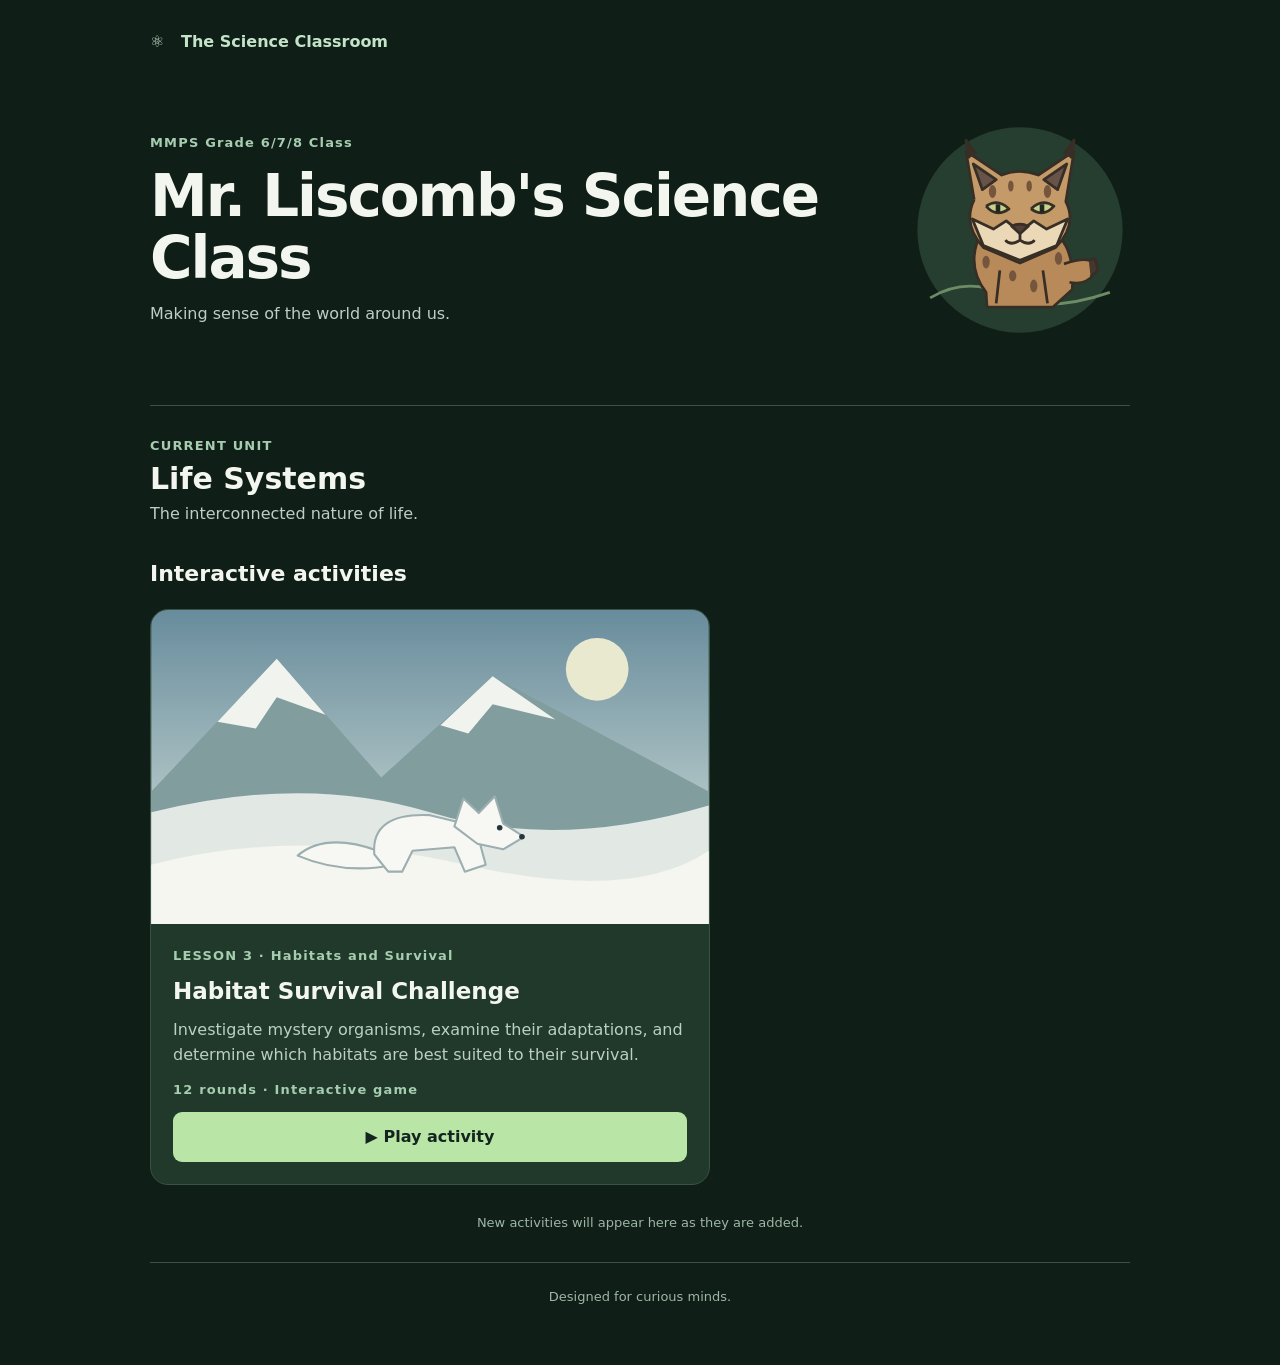
<file: index.html>
<!doctype html><html lang="en"><head><meta charset="utf-8"><meta name="viewport" content="width=device-width,initial-scale=1"><title>Mr. Liscomb's Science Class</title><link rel="icon" href="assets/bobcat.svg"><link rel="stylesheet" href="style.css"></head><body><main><nav>⚛ &nbsp; The Science Classroom</nav><header><div><p class="eyebrow">MMPS Grade 6/7/8 Class</p><h1>Mr. Liscomb's Science Class</h1><p class="subtitle">Making sense of the world around us.</p></div><img src="assets/bobcat.svg" alt="Bobcat mascot"></header><section class="unit"><p class="eyebrow">CURRENT UNIT</p><h2>Life Systems</h2><p>The interconnected nature of life.</p></section><section><h2 class="library">Interactive activities</h2><div id="activities" class="grid" aria-live="polite"></div><p id="status" class="note">Loading activities…</p></section><footer>Designed for curious minds.</footer></main><script src="script.js"></script></body></html>
</file>
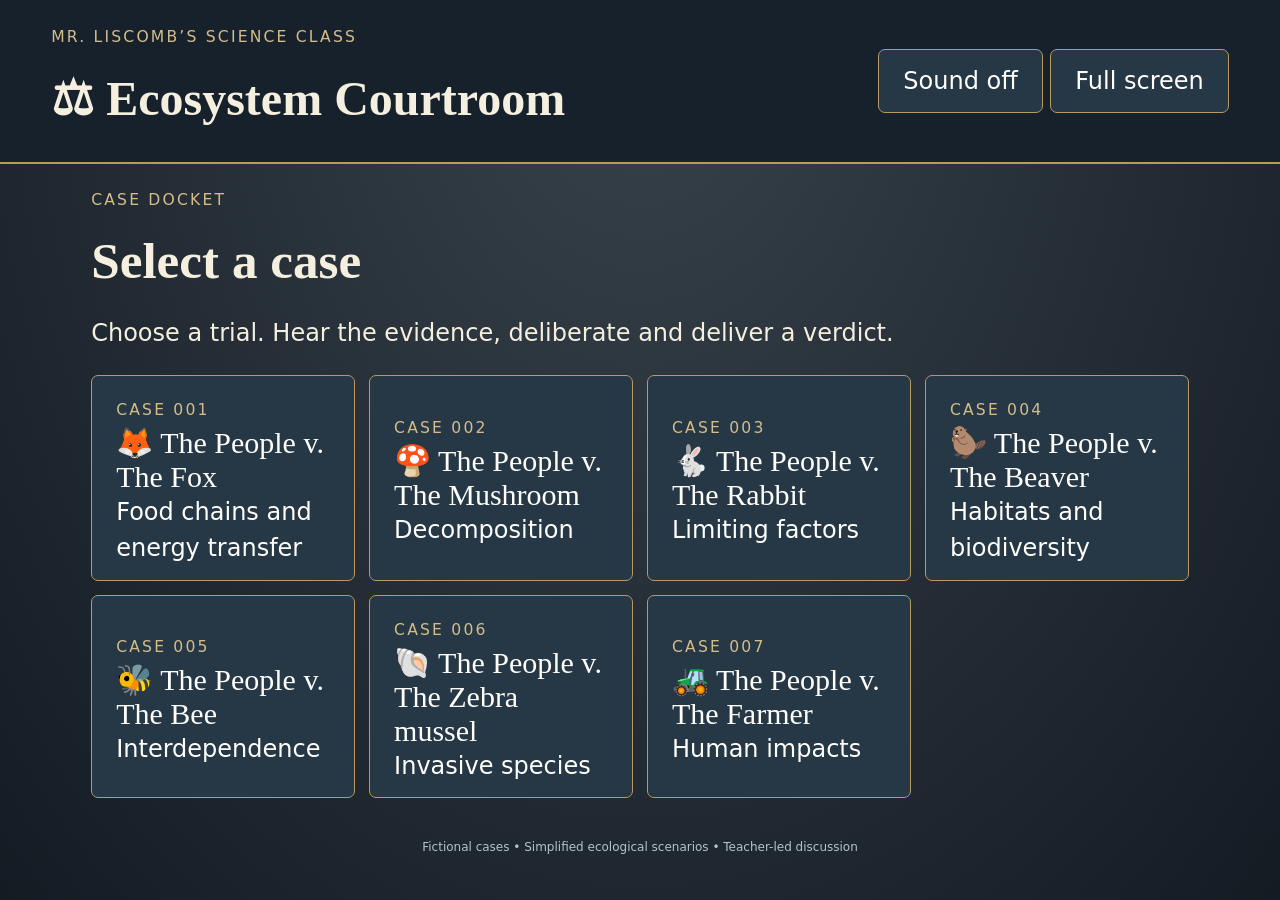
<file: games/ecosystem-courtroom/index.html>
<!doctype html><html lang="en"><meta charset="utf-8"><meta name="viewport" content="width=device-width,initial-scale=1"><title>Ecosystem Courtroom</title><style>
*{box-sizing:border-box}body{margin:0;background:radial-gradient(ellipse at top,#39434b,#131b23);color:#f5efdf;font:clamp(16px,2vw,24px)/1.5 system-ui;min-height:100vh}header{display:flex;justify-content:space-between;align-items:center;padding:16px 4%;border-bottom:2px solid #b99a61;background:#17212b}small,.eyebrow{font-size:.65em;letter-spacing:.14em;text-transform:uppercase;color:#d4bd89}h1,h2,h3{font-family:Georgia,serif;line-height:1.15;margin:.4em 0}h1{font-size:clamp(25px,4vw,48px)}h2{font-size:clamp(28px,4vw,54px)}main{max-width:1200px;margin:auto;padding:25px 4%}button{font:inherit;cursor:pointer;border:1px solid #b99a61;border-radius:7px;background:#263745;color:#fff;padding:.55em 1em}button:hover,button:focus-visible{background:#496071;outline:2px solid #e8ca8e}button:disabled{opacity:.4;cursor:default}.gold{background:#c6a66c;color:#17212b;font-weight:700}.paper{background:#f6f0e3;color:#292d30;border-radius:10px;padding:clamp(18px,3vw,36px);box-shadow:0 10px 30px #0004;border-top:5px solid #b99a61;margin:16px 0}.paper .eyebrow{color:#75613e}.docket{display:grid;grid-template-columns:repeat(auto-fit,minmax(260px,1fr));gap:14px}.case{text-align:left;min-height:125px}.case strong{display:block;font:1.25em Georgia}.portrait{font-size:clamp(65px,10vw,130px);line-height:1.1}.row{display:flex;align-items:center;gap:20px;flex-wrap:wrap}.nav{display:flex;justify-content:space-between;gap:10px;flex-wrap:wrap;margin-top:20px}.quote{font:1.35em/1.5 Georgia,serif}.prompt{border-left:4px solid #a48b56;padding:12px 18px;background:#e9e2d3;margin-top:20px}.vote{display:flex;align-items:center;justify-content:space-between;gap:10px;border-bottom:1px solid #d4cbbb;padding:12px 0}.vote button{min-width:48px}.bar{height:15px;background:#d9d3c7;border-radius:5px;overflow:hidden;margin:5px 0 12px}.bar i{display:block;height:100%;background:#57778a}.steps{display:flex;gap:5px;margin:10px 0}.steps i{height:5px;flex:1;background:#65717b;border-radius:4px}.steps i.on{background:#d4b679}textarea{width:100%;font:inherit;padding:10px;min-height:70px}footer{font-size:12px;text-align:center;color:#b8c2c9;padding:15px}.selected{outline:3px solid #b99a61} @media(max-width:600px){header{flex-wrap:wrap}.row{gap:10px}.vote{font-size:16px}}
</style><header><div><small>Mr. Liscomb’s Science Class</small><h1>⚖ Ecosystem Courtroom</h1></div><div><button id="sound" aria-pressed="false">Sound off</button> <button id="full">Full screen</button></div></header><main id="app"></main><footer>Fictional cases • Simplified ecological scenarios • Teacher-led discussion</footer><script>
const cases=[
['Fox','🦊','Food chains and energy transfer','Reducing the rabbit population','A fox has moved into a grassland. Rabbit numbers have fallen since its arrival.','Is the fox harming the ecosystem or fulfilling an ecological role?',[
['Rabbit','🐇','Prosecution','The fox has been hunting rabbits. Our population has decreased.','How does the fox obtain energy?'],['Fox','🦊','Defendant','I cannot make my own food. I need to consume other organisms to survive.','Is the fox a producer or a consumer?'],['Grass','🌿','Surprise witness','When there were more rabbits, much of the vegetation was eaten. More grass is growing now.','How can a predator indirectly affect a producer?'],['Deer','🦌','Additional witness','There is more vegetation available for other herbivores now.','How can one feeding relationship affect other organisms?']], 'Predation harms individual prey but can limit prey populations and reduce grazing pressure. The fox obtains energy by consuming prey. Effects depend on the wider food web.','Sun → Grass → Rabbit → Fox','What might happen to rabbits, grass and deer if foxes disappeared?'],
['Mushroom','🍄','Decomposition','Breaking down a fallen tree','A dead tree is gradually breaking apart. Fungi have been found growing on its wood.','Is the fungus damaging the ecosystem or performing a necessary function?',[
['Fallen tree','🪵','Prosecution','My wood has become soft and is breaking apart.','What is happening to the dead material?'],['Mushroom','🍄','Defendant','The tree was already dead. I obtain energy by breaking down organic matter.','Why is a mushroom not a producer?'],['Seedling','🌱','Surprise witness','As dead material breaks down, nutrients become available in the soil. I can absorb them.','How does decomposition benefit plants?'],['Bacteria','🦠','Expert witness','Many bacteria also break down dead organic material.','What would happen without decomposers?']], 'Decomposers obtain energy from dead organic matter and help recycle nutrients. Matter cycles; energy flows.','Dead wood → Fungi (energy transfer)','What would a forest look like after years without decomposers?'],
['Rabbit','🐇','Limiting factors','Consuming too much vegetation','Rabbit numbers have increased and vegetation is becoming scarce.','Is the rabbit alone responsible?',[
['Grass','🌿','Prosecution','Vegetation is being eaten faster than it can regrow.','What resource is limited?'],['Rabbit','🐇','Defendant','I am a herbivore. Plants are my source of energy.','Why do herbivores depend on producers?'],['Fox','🦊','Surprise witness','Our population declined after habitat was cleared. Fewer foxes are hunting rabbits.','How might fewer predators affect prey?'],['Deer','🦌','Additional witness','We depend on some of the same plants as rabbits. Food is scarce.','How are rabbits and deer interacting?']], 'Rabbit grazing contributes to vegetation loss, but habitat change, predator numbers and food availability also influence population balance.','Fewer foxes → More rabbits → Greater grazing pressure','What may happen to rabbits if vegetation continues to decline?'],
['Beaver','🦫','Habitats and biodiversity','Flooding a forest','A dam across a stream has raised water levels and flooded nearby land.','Has the beaver damaged a habitat, created a new one, or both?',[
['Pine tree','🌲','Prosecution','Water has flooded the soil around our roots. Some trees have died.','Which abiotic condition changed?'],['Squirrel','🐿️','Prosecution','Some trees that provided shelter are no longer suitable.','How has our habitat changed?'],['Duck','🦆','Surprise witness','The new pond provides shallow water and habitat for raising young.','Why might ducks benefit?'],['Frog','🐸','Additional witness','The pond provides water for our eggs and developing young.','Can one change help some species and harm others?']], 'Beaver dams modify habitats. Flooding can harm terrestrial organisms while creating wetland habitat for others. Effects depend on local conditions.','Stream → Beaver dam → Wetland habitat','How might the types of organisms here change over time?'],
['Bee','🐝','Interdependence','Taking nectar from flowers','A bee repeatedly visits flowers and removes nectar.','Are both organisms benefiting?',[
['Flower','🌻','Prosecution','The bee removes nectar from my flowers.','What resource is being taken?'],['Bee','🐝','Defendant','Nectar contains sugars that provide energy.','How does energy move from plant to bee?'],['Nearby flower','🌼','Surprise witness','The bee carries pollen between flowers, helping us reproduce.','What benefit can plants receive?'],['Bird','🐦','Additional witness','Some pollinated plants produce seeds and fruit that we eat.','How can pollination affect the food web?']], 'Many flowering plants and pollinators have a mutually beneficial relationship. Bees obtain food and pollen transfer can help plants reproduce.','Flower provides food ↔ Bee transfers pollen','How could fewer pollinators affect other organisms?'],
['Zebra mussel','🐚','Invasive species','Disrupting a lake ecosystem','Zebra mussels have been introduced outside their native range and have spread through a lake.','What causes the harm, and how should humans respond?',[
['Native mussel','🐚','Prosecution','Zebra mussels attach to our shells and interfere with feeding and movement.','How are native organisms affected?'],['Fish','🐟','Prosecution','The mussels filter tiny organisms from the water, changing food availability.','How can competition affect food webs?'],['Zebra mussel','🐚','Defendant','I feed and reproduce as I would in my native habitat. I did not choose to be transported here.','Why does ecological context matter?'],['Conservation officer','🚤','Surprise witness','Human activities can transport invasive species. Cleaning, draining and drying equipment can help prevent spread.','What can humans do?']], 'Zebra mussels can harm native species and alter food webs outside their native range. Preventing further introductions is an important human responsibility.','Human transport → Introduction → Spread → Impacts','How could people protect local lakes?'],
['Farmer','🚜','Human impacts','Contributing to an algal bloom','After heavy rain, nutrients entered a lake near farmland. A large algal bloom developed.','How should the community respond?',[
['Fish','🐟','Prosecution','As the bloom decayed, oxygen levels fell and some fish struggled to survive.','Why is dissolved oxygen important?'],['Farmer','🧑‍🌾','Defendant','Crops need nutrients. Some fertilizer may have been carried away by rain.','Why do farmers add nutrients?'],['Decomposer','🦠','Expert witness','Microorganisms break down dead algae, consuming dissolved oxygen.','How does decomposition affect oxygen?'],['Environmental scientist','🌿','Surprise witness','Vegetated buffer strips and careful fertilizer management can reduce runoff.','Can farming continue while reducing harm?']], 'Excess nutrients can promote algal blooms. Decomposition can reduce dissolved oxygen. Multiple nutrient sources may contribute; management should follow evidence.','Runoff → Algal bloom → Decomposition → Lower oxygen','Propose a solution that considers both farming and the lake.']];
let c=-1,p=0,votes=[[0,0,0],[0,0,0]],notes=['',''],verdict='',sound=false,heard=new Set();const app=document.querySelector('#app'),labels=['Guilty','Not guilty','Undecided'],steps=['Charges','Witness A','Witness B','Initial vote','Witness C','Witness D','Arguments','Final vote','Judgment'];const esc=s=>String(s).replace(/[&<>"']/g,x=>({'&':'&amp;','<':'&lt;','>':'&gt;','"':'&quot;',"'":'&#39;'}[x]));
function gavel(){if(!sound)return;try{let a=new (window.AudioContext||window.webkitAudioContext)(),o=a.createOscillator(),g=a.createGain();o.type='triangle';o.frequency.setValueAtTime(140,a.currentTime);o.frequency.exponentialRampToValueAtTime(45,a.currentTime+.12);g.gain.setValueAtTime(.3,a.currentTime);g.gain.exponentialRampToValueAtTime(.001,a.currentTime+.16);o.connect(g);g.connect(a.destination);o.start();o.stop(a.currentTime+.17);o.onended=()=>a.close()}catch(e){}}
function openCase(i){c=i;p=0;votes=[[0,0,0],[0,0,0]];notes=['',''];verdict='';gavel();render()}
function move(n){p=Math.max(0,Math.min(8,p+n));gavel();render();window.scrollTo(0,0)}
function render(){if(c<0){app.innerHTML='<div class="eyebrow">Case docket</div><h2>Select a case</h2><p>Choose a trial. Hear the evidence, deliberate and deliver a verdict.</p><div class="docket">'+cases.map((a,i)=>`<button class="case" data-case="${i}"><small>Case ${String(i+1).padStart(3,'0')}${heard.has(i)?' · Heard':''}</small><strong>${a[1]} The People v. The ${a[0]}</strong>${a[2]}</button>`).join('')+'</div>';return}let a=cases[c],html=`<div class="eyebrow">Case ${String(c+1).padStart(3,'0')} · ${steps[p]}</div><div class="steps">${steps.map((_,i)=>`<i class="${i<=p?'on':''}"></i>`).join('')}</div>`;
if(p===0)html+=`<section class="paper"><div class="row"><div class="portrait">${a[1]}</div><div><div class="eyebrow">Defendant</div><h2>The People v. The ${a[0]}</h2><h3>Charge: ${a[3]}</h3></div></div><p>${a[4]}</p><div class="prompt">${a[5]}</div></section>`;
if([1,2,4,5].includes(p)){let i=[1,2,4,5].indexOf(p),w=a[6][i];html+=`<section class="paper"><div class="eyebrow">Exhibit ${'ABCD'[i]} · ${w[2]}</div><div class="row"><div class="portrait">${w[1]}</div><h2>${w[0]}</h2></div><div class="quote">“${w[3]}”</div><div class="prompt"><b>Question for the court</b><br>${w[4]}</div></section>`}
if(p===3||p===7){let k=p===3?0:1;html+=`<section class="paper"><h2>${p===3?'Initial':'Final'} jury vote</h2><p>${p===3?'Based on the evidence so far, what is your position?':'Consider all the evidence. Has your position changed?'}</p>${labels.map((l,i)=>`<div class="vote"><b>${l}</b><div class="row"><button data-vote="${i}" data-delta="-1" aria-label="Remove ${l} vote">−</button><strong>${votes[k][i]}</strong><button data-vote="${i}" data-delta="1" aria-label="Add ${l} vote">+</button></div></div>`).join('')}<p>${votes[k].reduce((x,y)=>x+y,0)} votes recorded. Teacher enters tally; recording is optional.</p></section>`}
if(p===6)html+=`<section class="paper"><h2>Closing arguments</h2><h3>Prosecution</h3><p>What negative effects has the defendant had? Cite evidence.</p><textarea data-note="0" placeholder="Optional notes">${esc(notes[0])}</textarea><h3>Defence</h3><p>What ecological role or other factors should be considered? Cite evidence.</p><textarea data-note="1" placeholder="Optional notes">${esc(notes[1])}</textarea><div class="prompt">Jury: Which arguments are supported by the strongest evidence?</div></section>`;
if(p===8)html+=`<section class="paper"><h2>Judgment of the court</h2><h3>Initial and final votes</h3>${labels.map((l,i)=>`<b>${l}</b>${votes.map((v,k)=>`<div>${k?'Final':'Initial'}: ${v[i]} / ${v.reduce((x,y)=>x+y,0)}</div><div class="bar"><i style="width:${100*v[i]/Math.max(1,v.reduce((x,y)=>x+y,0))}%;opacity:${k?1:.5}"></i></div>`).join('')}`).join('')}<h3>Record the class verdict</h3><div class="row">${['Guilty','Not guilty','Complex outcome'].map(v=>`<button data-verdict="${v}" class="${verdict===v?'selected':''}">${v}</button>`).join('')}</div>${verdict?`<p><b>Verdict: ${verdict}</b></p>`:''}<h3>Scientific findings</h3><p>${a[7]}</p><div class="prompt">${a[8]}</div><h3>Final question</h3><p>${a[9]}</p></section>`;
html+=`<div class="nav"><button id="docket">Case docket</button>${p?'<button id="back">← Back</button>':''}<button class="gold" id="next">${['Call first witness','Call next witness','Initial vote','Reveal new evidence','Call next witness','Closing arguments','Final vote','Deliver judgment','Adjourn case'][p]} →</button></div>`;app.innerHTML=html}
app.addEventListener('click',e=>{let b=e.target.closest('button');if(!b)return;if(b.dataset.case!==undefined)openCase(+b.dataset.case);else if(b.id==='next'){if(p===8){heard.add(c);c=-1;gavel();render()}else move(1)}else if(b.id==='back')move(-1);else if(b.id==='docket'){if(confirm('Return to docket? Current trial votes and notes will be cleared when reopened.')){c=-1;render()}}else if(b.dataset.vote!==undefined){let v=votes[p===3?0:1],i=+b.dataset.vote;v[i]=Math.max(0,v[i]+ +b.dataset.delta);render()}else if(b.dataset.verdict){verdict=b.dataset.verdict;render()}});app.addEventListener('input',e=>{if(e.target.dataset.note!==undefined)notes[+e.target.dataset.note]=e.target.value});document.querySelector('#full').onclick=async()=>{try{if(document.fullscreenElement)await document.exitFullscreen();else await document.documentElement.requestFullscreen()}catch(e){alert('Full screen is unavailable in this browser. Try F11.')}};document.querySelector('#sound').onclick=e=>{sound=!sound;e.target.textContent=sound?'Sound on':'Sound off';e.target.setAttribute('aria-pressed',sound);gavel()};document.addEventListener('keydown',e=>{if(c<0||['TEXTAREA','INPUT','BUTTON'].includes(document.activeElement.tagName))return;if(e.key==='ArrowRight'&&p<8){e.preventDefault();move(1)}if(e.key==='ArrowLeft'&&p>0){e.preventDefault();move(-1)}});render();
</script></html>
</file>
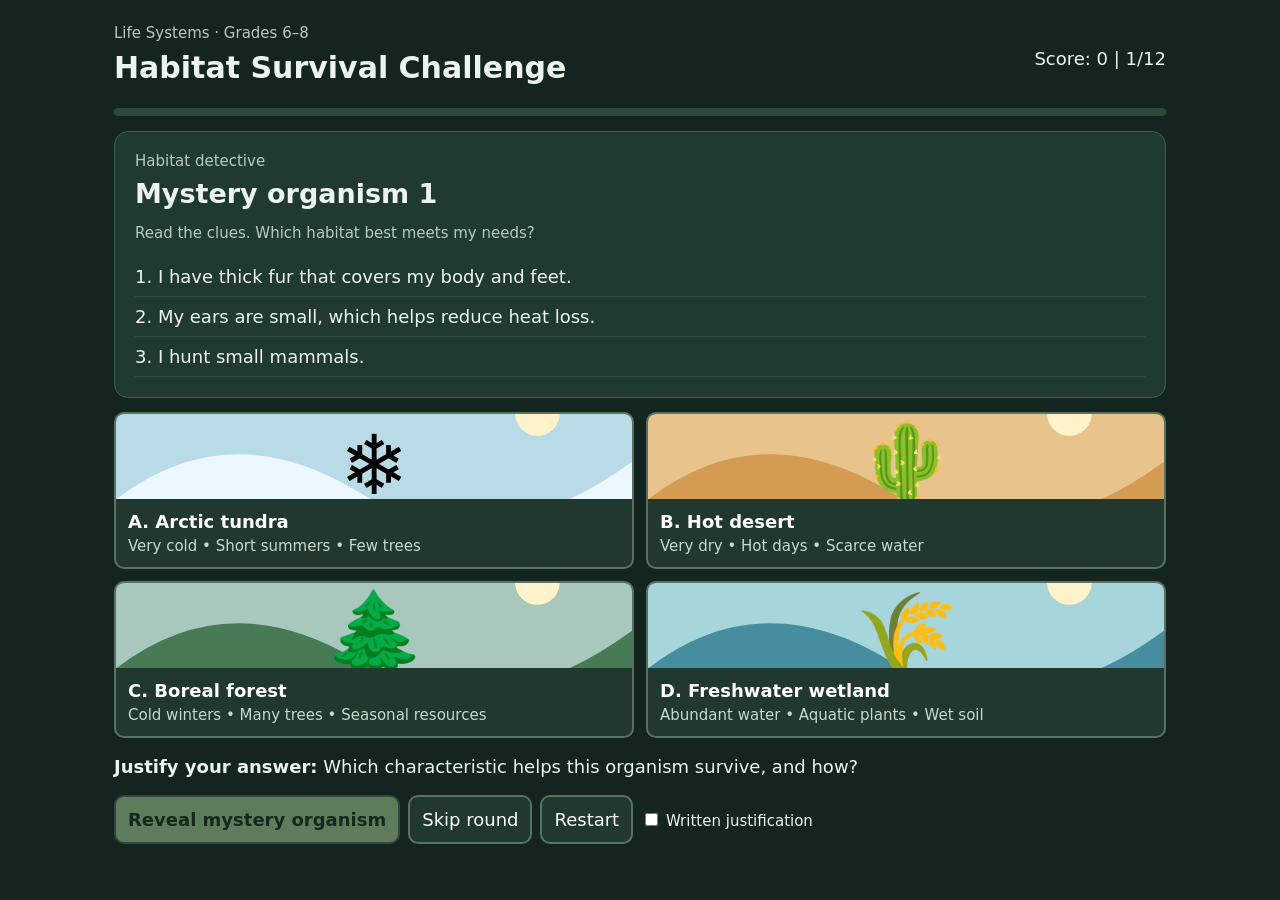
<file: games/habitat-survival/index.html>
<!doctype html><html lang="en"><meta charset="utf-8"><meta name="viewport" content="width=device-width,initial-scale=1"><title>Habitat Survival Challenge</title><style> *{box-sizing:border-box}body{margin:0;background:#14251f;color:#edf4ed;font:18px system-ui,sans-serif}main{max-width:1100px;margin:auto;padding:24px}header{display:flex;justify-content:space-between;align-items:center;gap:12px;flex-wrap:wrap}h1{font-size:30px;margin:8px 0}h2{margin:8px 0}.muted{color:#b7cbbd;font-size:15px}.track{height:8px;background:#31483d;border-radius:8px;overflow:hidden;margin:15px 0}.bar{height:100%;background:#9cdbac}.panel{background:#213a30;border:1px solid #42604e;border-radius:14px;padding:20px;margin:14px 0}.clue{padding:9px 0;border-bottom:1px solid #ffffff18}.choices{display:grid;grid-template-columns:repeat(2,minmax(0,1fr));gap:12px}button{font:inherit;cursor:pointer;border-radius:10px;border:2px solid #587364;padding:12px;color:white;background:#20382e}button:disabled{cursor:default}button:focus-visible{outline:3px solid white}.hab{text-align:left;padding:0;overflow:hidden}.hab svg{display:block;width:100%;height:85px}.hab div{padding:12px}.hab small{display:block;color:#c6d9cb;margin-top:5px}.selected{border-color:#f5c96a}.correct{border-color:#8ce2a0}.wrong{border-color:#ed8e83}.primary{background:#b9e6a7;color:#152c1b;font-weight:bold}.primary:disabled{opacity:.45}.actions{display:flex;gap:8px;flex-wrap:wrap;align-items:center;margin-top:16px}.reveal{background:#294638}.emoji{font-size:50px}.question{background:#152b22;padding:12px;border-radius:8px}textarea{width:100%;background:#13271e;color:white;border:1px solid #587364;border-radius:8px;padding:10px;font:inherit}label{font-size:15px}.end{text-align:center}@media(max-width:550px){main{padding:12px}.hab small{font-size:12px}}</style><main id="game"></main><script>
const habitats=[['Arctic tundra','Very cold • Short summers • Few trees','❄️','#b9dbe8','#edf7ff'],['Hot desert','Very dry • Hot days • Scarce water','🌵','#e9c38c','#d49b53'],['Boreal forest','Cold winters • Many trees • Seasonal resources','🌲','#a8c7bd','#477b56'],['Freshwater wetland','Abundant water • Aquatic plants • Wet soil','🌾','#a6d5dc','#468e9f']];
const rounds=[
['Arctic fox','🦊',0,['I have thick fur that covers my body and feet.','My ears are small, which helps reduce heat loss.','I hunt small mammals.'],'Thick fur and small ears help reduce heat loss. Fur-covered feet provide insulation.','What disadvantage might my thick fur create in a hot desert?'],
['Saguaro cactus','🌵',1,['I store large amounts of water in my stem.','I have spines instead of broad leaves.','I can survive long periods with little rainfall.'],'Water storage and reduced leaf surface area help this cactus survive dry conditions.','Why would storing water be less important in a very wet habitat?'],
['North American beaver','🦫',3,['I have large webbed hind feet.','My fur helps keep me warm in water.','I eat bark, twigs and aquatic plants.'],'Webbed feet help with swimming, and wetlands provide water and plant food. Beavers also inhabit waterways within boreal forests.','How might the disappearance of a pond affect this organism?'],
['Black spruce','🌲',2,['I have needle-shaped leaves with a waxy coating.','I can tolerate freezing winter temperatures.','My seeds develop inside cones.'],'Needles and their waxy coating help limit water loss. Black spruce is suited to northern forests and also grows in some wetlands.','How might a waxy coating help when water in the soil is frozen?'],
['Yellow perch','🐟',3,['I use gills to obtain oxygen from water.','I have fins that help me move.','I require freshwater to survive.'],'Freshwater habitats provide water, dissolved oxygen and food.','Why would having plenty of oxygen in the air not be enough for this fish?'],
['Fennec fox','🦊',1,['I have very large ears that help release body heat.','I am mainly active at night.','I rest in underground burrows during the day.'],'Large ears help release heat, and nocturnal activity helps avoid the hottest part of the day.','Compare my ears with those of the Arctic fox. Why are they so different?'],
['Snowy owl','🦉',0,['I have dense feathers, including feathers on my feet.','I often hunt in open, treeless landscapes.','Small mammals are an important part of my diet.'],'Dense feathers provide insulation, and open tundra offers suitable hunting habitat.','How might a decline in small mammals affect my survival?'],
['Cattail','🌾',3,['My roots grow in waterlogged soil.','I have internal air spaces that help oxygen reach submerged tissues.','I grow tall leaves above the water surface.'],'Cattails have structures that help them grow in saturated soils.','What might happen to this plant during a prolonged drought?'],
['Canada lynx','🐈',2,['I have wide, furry paws that help me travel over snow.','I have a thick winter coat.','Snowshoe hares are my main prey.'],'The boreal forest provides suitable prey and habitat. Wide paws and thick fur help the lynx survive snowy winters.','Would suitable temperature alone be enough if my main prey disappeared?'],
['Kangaroo rat','🐭',1,['I obtain much of my water from the food I eat.','My body produces very concentrated urine.','I shelter in burrows during hot days.'],'These characteristics reduce water loss and help the kangaroo rat survive dry conditions.','Which characteristic is related to how my body functions rather than how it looks?'],
['Wood frog','🐸',2,['I can survive partial freezing of my body during winter.','I spend much of my time on moist forest floors.','I reproduce in temporary freshwater pools.'],'Wood frogs are suited to northern forests and need freshwater breeding habitats. A wetland is also a defensible answer.','Why might this organism require more than one habitat during its life?'],
['Arctic willow','🌿',0,['I grow very close to the ground.','I have small leaves that may be covered in fine hairs.','I can complete my seasonal growth during a short summer.'],'Low growth helps reduce exposure to strong winds, and a short growing season suits Arctic tundra.','Why might growing close to the ground be more useful here than growing into a tall tree?']];
let order=rounds.slice(),i=0,selected=-1,revealed=false,score=0,reason='',showReason=false;const root=document.querySelector('#game');
function art(h,j){return `<svg viewBox="0 0 300 90" preserveAspectRatio="xMidYMid slice" aria-hidden="true"><rect width="300" height="90" fill="${h[3]}"/><circle cx="245" cy="20" r="13" fill="#fff3cc"/><path d="M0 70 Q65 20 140 65 T300 48 V90H0" fill="${h[4]}"/><text x="150" y="67" font-size="48" text-anchor="middle">${h[2]}</text></svg>`}
function render(){if(i===order.length){root.innerHTML=`<section class="panel end"><div class="emoji">🌎</div><h1>Challenge complete!</h1><h2>${score} / ${order.length}</h2><p>Best-match habitats identified. Other scientifically justified answers may also be valid.</p><p class="question">What must we consider when choosing organisms for our own ecosystem project?</p><button class="primary" onclick="reset(false)">Play again</button> <button onclick="reset(true)">Shuffle rounds</button></section>`;return}const r=order[i];root.innerHTML=`<header><div><div class="muted">Life Systems · Grades 6–8</div><h1>Habitat Survival Challenge</h1></div><div>Score: ${score} | ${i+1}/${order.length}</div></header><div class="track"><div class="bar" style="width:${(i+(revealed?1:0))/order.length*100}%"></div></div><section class="panel"><div class="muted">${rounds.indexOf(r)<6?'Habitat detective':rounds.indexOf(r)<9?'Survival specialist':'Expert challenge'}</div><h2>Mystery organism ${i+1}</h2><p class="muted">Read the clues. Which habitat best meets my needs?</p>${r[3].map((c,k)=>`<div class="clue">${k+1}. ${c}</div>`).join('')}</section><div class="choices">${habitats.map((h,j)=>`<button class="hab ${selected===j?'selected':''} ${revealed&&r[2]===j?'correct':''} ${revealed&&selected===j&&r[2]!==j?'wrong':''}" onclick="choose(${j})" ${revealed?'disabled':''}>${art(h,j)}<div><strong>${'ABCD'[j]}. ${h[0]} ${revealed&&r[2]===j?'✓':''}</strong><small>${h[1]}</small></div></button>`).join('')}</div><p><strong>Justify your answer:</strong> Which characteristic helps this organism survive, and how?</p>${showReason?`<textarea id="reason" placeholder="I chose this habitat because..." ${revealed?'disabled':''}></textarea>`:''}${revealed?`<section class="panel reveal"><div class="emoji">${r[1]}</div><div class="muted">${selected===r[2]?'Correct match!':'Best-match answer'}</div><h2>${r[0]}</h2><strong>${habitats[r[2]][0]}</strong><p>${r[4]}</p><div class="question"><strong>Bonus discussion question</strong><p>${r[5]}</p></div></section>`:''}<div class="actions">${revealed?`<button class="primary" onclick="advance()">${i===order.length-1?'Finish challenge':'Next organism →'}</button>`:`<button class="primary" onclick="reveal()" ${selected<0?'disabled':''}>Reveal mystery organism</button>`}<button onclick="advance()">Skip round</button><button onclick="reset(false)">Restart</button><label><input type="checkbox" ${showReason?'checked':''} onchange="showReason=this.checked;render()"> Written justification</label></div>`;const t=document.querySelector('#reason');if(t){t.value=reason;t.oninput=()=>reason=t.value}}
function choose(j){if(!revealed){selected=j;render()}}function reveal(){if(selected<0||revealed)return;if(selected===order[i][2])score++;revealed=true;render()}function advance(){i++;selected=-1;revealed=false;reason='';render()}function reset(shuffle){order=rounds.slice();if(shuffle)for(let j=order.length-1;j>0;j--){let k=Math.floor(Math.random()*(j+1));[order[j],order[k]]=[order[k],order[j]]}i=0;selected=-1;revealed=false;score=0;reason='';render()}render();</script></html>
</file>
<file: style.css>
*{box-sizing:border-box}body{margin:0;background:#101e18;color:#f2f6ef;font:16px/1.55 system-ui,sans-serif}main{max-width:1100px;margin:auto;padding:30px clamp(20px,5vw,60px)}nav{font-weight:650;color:#c4e4c9}header{display:flex;align-items:center;justify-content:space-between;gap:24px;padding:65px 0;border-bottom:1px solid #3c5043}header img{width:clamp(95px,23vw,220px)}h1{font-size:clamp(30px,5vw,58px);line-height:1.08;letter-spacing:-.035em;margin:12px 0}h2,p{margin:0}.eyebrow{color:#a6cdb0;font-size:13px;font-weight:650;letter-spacing:.09em}.subtitle,.unit p:not(.eyebrow),.description{color:#bdcfc4}.unit{padding:30px 0}.unit h2{font-size:30px}.library{font-size:22px;margin-bottom:18px}.grid{display:grid;grid-template-columns:repeat(auto-fit,minmax(min(100%,290px),1fr));gap:22px}.activity{display:flex;flex-direction:column;background:#20392a;border:1px solid #385243;border-radius:18px;overflow:hidden;max-width:560px}.activity img{width:100%;aspect-ratio:16/9;object-fit:cover;background:#344b3c}.content{padding:22px;display:flex;flex-direction:column;gap:12px;flex:1}.content h3{font-size:23px;line-height:1.2;margin:0}.play{display:block;text-align:center;text-decoration:none;background:#b9e6a7;color:#14251f;font-weight:750;padding:13px;border-radius:9px;margin-top:auto}.play:hover{background:#d5f3c9}.play:focus-visible{outline:3px solid white;outline-offset:4px}.note,footer{text-align:center;color:#9eb6a5;font-size:13px;margin:28px 0}footer{border-top:1px solid #3c5043;padding-top:24px}@media(max-width:480px){header{padding:36px 0;gap:12px}header img{width:90px}}
</file>
